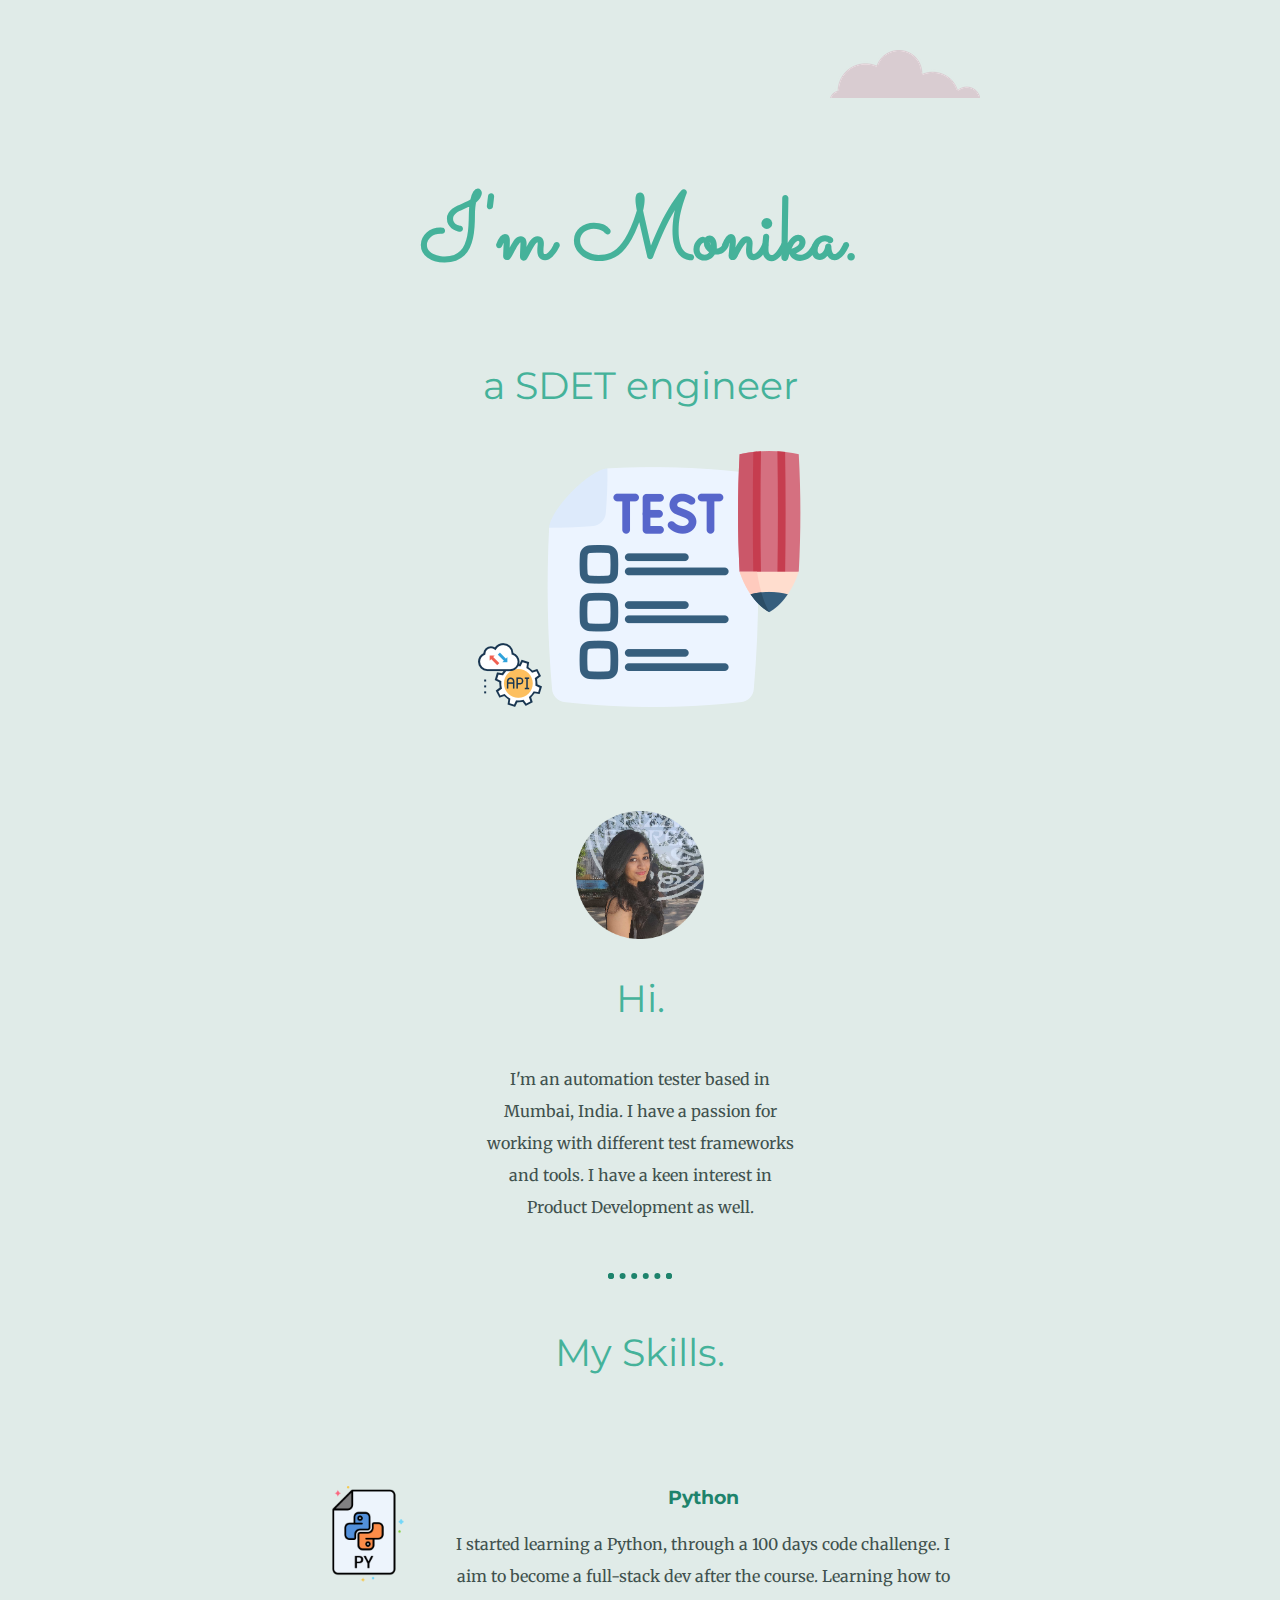
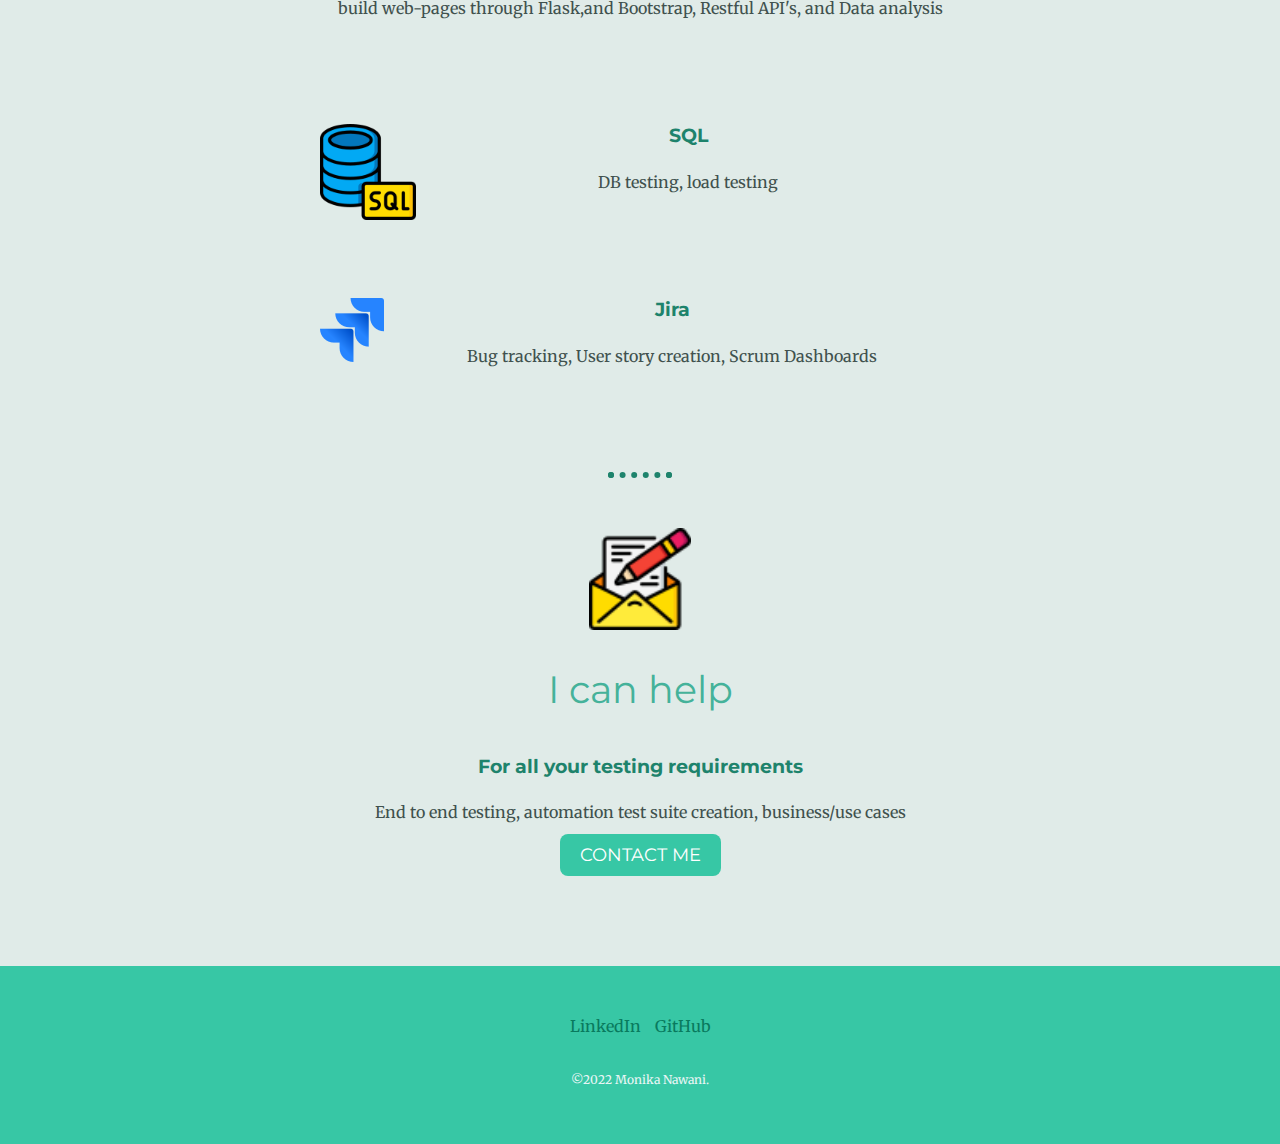
<file: CSS-MySite/index.html>
<!doctype html>
<html lang="en">
<head>
    <meta charset="UTF-8">
    <meta name="viewport"
          content="width=device-width, user-scalable=no, initial-scale=1.0, maximum-scale=1.0, minimum-scale=1.0">
    <meta http-equiv="X-UA-Compatible" content="ie=edge">
    <title>MonikaWebPage</title>
    <link rel="stylesheet" href="css/styles.css">
    <link rel="shortcut icon" href="favicon.ico" type="image/x-icon">
    <link rel="preconnect" href="https://fonts.gstatic.com" crossorigin>
    <link rel="preconnect" href="https://fonts.gstatic.com" crossorigin>
    <link href="https://fonts.googleapis.com/css2?family=Merriweather&family=Montserrat&family=Sacramento&display=swap" rel="stylesheet">

</head>
<body>
    <div class="top-container">
        <img class="top-cloud" src="images/cloud.png" alt="cloud-img">
        <h1>I'm Monika.</h1>
        <h2>a SDET engineer</h2>
        <img class="api-test" src="images/api.png" alt="api-img">
        <img src="images/test.png" alt="test-img">
    </div>

    <div class="middle-container">
      <div class="profile">
        <img class = "personal_img" src="images/monika_img.jpg" alt="profilepicture-img">
        <h2>Hi.</h2>
        <p class="intro"> I'm an automation tester based in Mumbai, India. I have a passion for working with different test frameworks and tools. I have a keen interest in Product Development as well.</p>
      </div>
        <hr>
      <div class="skills">
        <h2>My Skills.</h2>
        <div class="skill-row">
          <img class="python_img" src="images/python.png" alt="bakground-img">
          <h3>Python</h3>
          <p>I started learning a Python, through a 100 days code challenge. I aim to become a full-stack dev after the course. Learning how to build web-pages through Flask,and Bootstrap, Restful API's, and Data analysis</p>
        </div>
        <div class="skill-row">
          <img class="sql_img" src="images/database.png" alt="">
          <h3>SQL</h3>
          <p>DB testing, load testing</p>
        </div>
        <div class="skill-row">
          <img class="jira_img" src="images/jira.png" alt="jira-img">
          <h3>Jira</h3>
          <p>Bug tracking, User story creation, Scrum Dashboards</p>
        </div>
      </div>
      <hr>
      <div class="contact-me">
        <img class = "contact_img" src="images/letter.png" alt="letter-img">
        <h2>I can help</h2>
        <h3>For all your testing requirements</h3>
        <p>End to end testing, automation test suite creation, business/use cases</p>
        <a class="btn" href="mailto:monikanawani25@gmail.com">CONTACT ME</a>
      </div>
    </div>
    <div class="bottom-container">
      <a class="footer-link" href="https://www.linkedin.com/in/monika-nawani-6634ba106/">LinkedIn</a>
      <a class="footer-link" href="https://github.com/M-Nawani">GitHub</a>
      <p class ="copyright">©2022 Monika Nawani.</p>
    </div>


</body>
</html>
</file>
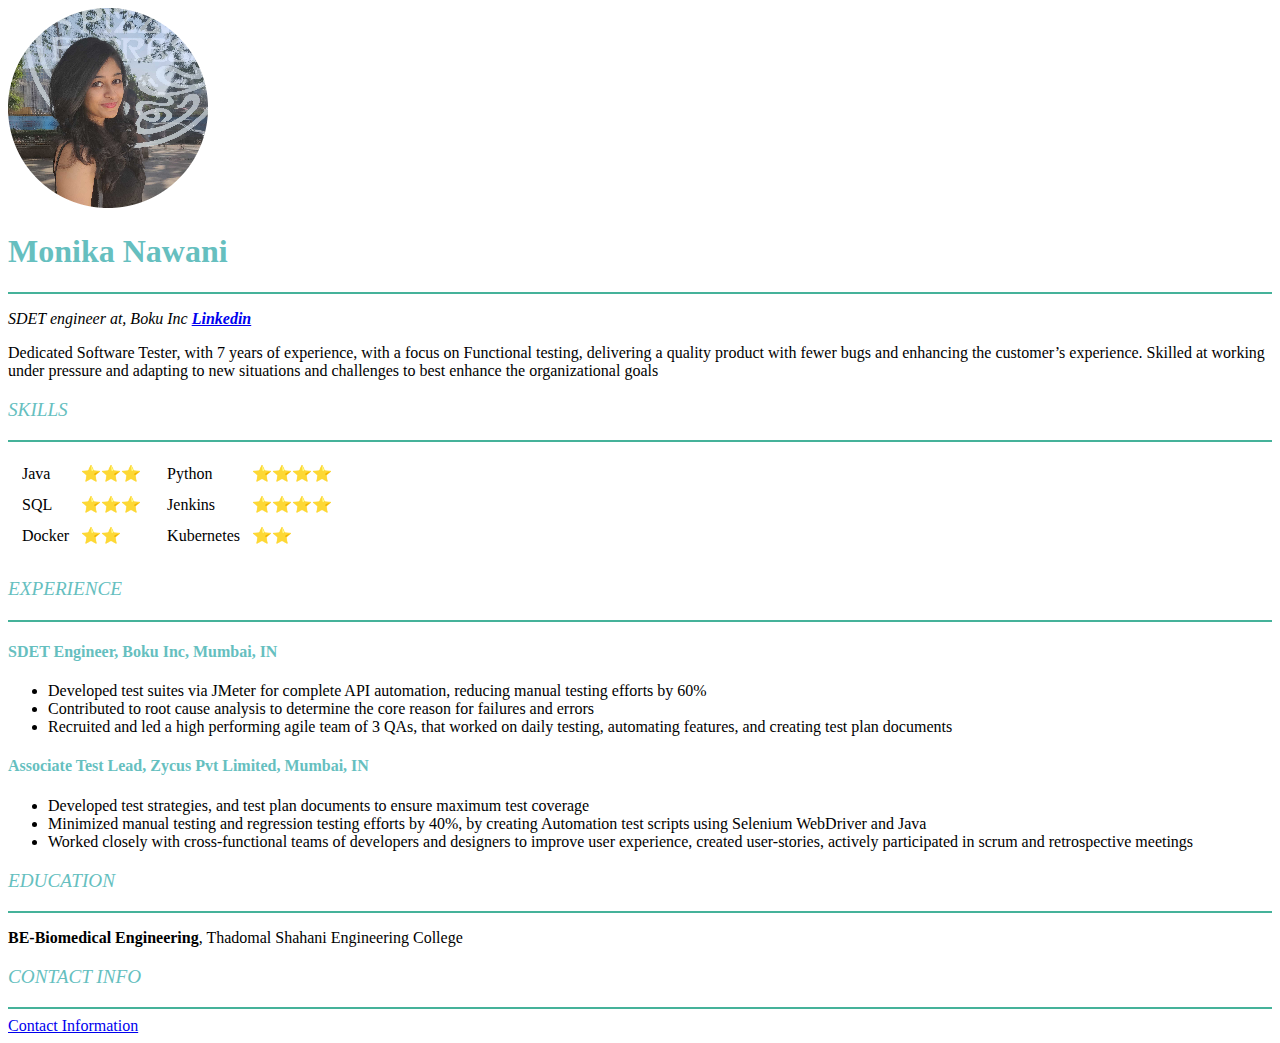
<file: FirstWebPage/index.html>
<!doctype html>
<html lang="en">
<head>
    <meta charset="UTF-8">
    <meta name="viewport"
          content="width=device-width, user-scalable=no, initial-scale=1.0, maximum-scale=1.0, minimum-scale=1.0">
    <meta http-equiv="X-UA-Compatible" content="ie=edge">
    <title>My Resume</title>
    <link rel="stylesheet" href="css/styles.css">
</head>
<body>
    <img src = "monika_img.jpg" alt="Monika profile picture">
    <h1>Monika Nawani</h1>
    <hr>
    <p><em>SDET engineer at, Boku Inc <strong><a href="https://www.linkedin.com/in/monika-nawani-6634ba106/">Linkedin</a></strong></em></p>
    <p>Dedicated Software Tester, with 7 years of experience, with a focus on Functional testing, delivering
    a quality product with fewer bugs and enhancing the customer’s experience. Skilled at working under
    pressure and adapting to new situations and challenges to best enhance the organizational goals
    </p>
    <h3>SKILLS</h3>
    <hr>
    <table>
        <tr>
            <td>
                <table cellspacing="10">
                    <tr>
                        <td>Java</td>
                        <td>⭐⭐⭐</td>
                    </tr>
                    <tr>
                        <td>SQL</td>
                        <td>⭐⭐⭐</td>
                    </tr>
                    <tr>
                        <td>Docker</td>
                        <td>⭐⭐</td>
                    </tr>
                </table>
            </td>
            <td>
                <table cellspacing="10">
                    <tr>
                        <td>Python️</td>
                        <td>⭐⭐⭐⭐</td>
                    </tr>
                    <tr>
                        <td>Jenkins️</td>
                        <td>⭐⭐⭐⭐</td>
                    </tr>
                    <tr>
                        <td>Kubernetes</td>
                        <td>⭐⭐</td>
                    </tr>
                </table>
            </td>
        </tr>
    </table>

    <h3>EXPERIENCE</h3>
    <hr>
    <h4>SDET Engineer, Boku Inc, Mumbai, IN</h4>
    <ul>
        <li>Developed test suites via JMeter for complete API automation,
        reducing manual testing efforts by 60%</li>
        <li>Contributed to root cause analysis to determine the core reason for
        failures and errors</li>
        <li>Recruited and led a high performing agile team of 3 QAs, that
        worked on daily testing, automating features, and creating test
        plan documents</li>
    </ul>
    <h4>Associate Test Lead, Zycus Pvt Limited, Mumbai, IN</h4>
    <ul>
        <li>Developed test strategies, and test plan documents to ensure
        maximum test coverage</li>
        <li>Minimized manual testing and regression testing efforts by 40%, by
        creating Automation test scripts using Selenium WebDriver and
        Java</li>
        <li>Worked closely with cross-functional teams of developers and
        designers to improve user experience, created user-stories,
        actively participated in scrum and retrospective meetings</li>
    </ul>
    <h3>EDUCATION</h3>
    <hr>
    <p><strong>BE-Biomedical Engineering</strong>, Thadomal Shahani Engineering College</p>
    <h3>CONTACT INFO</h3>
    <hr>
    <a href="contactinfo.html">Contact Information</a>

</body>
</html>
</file>
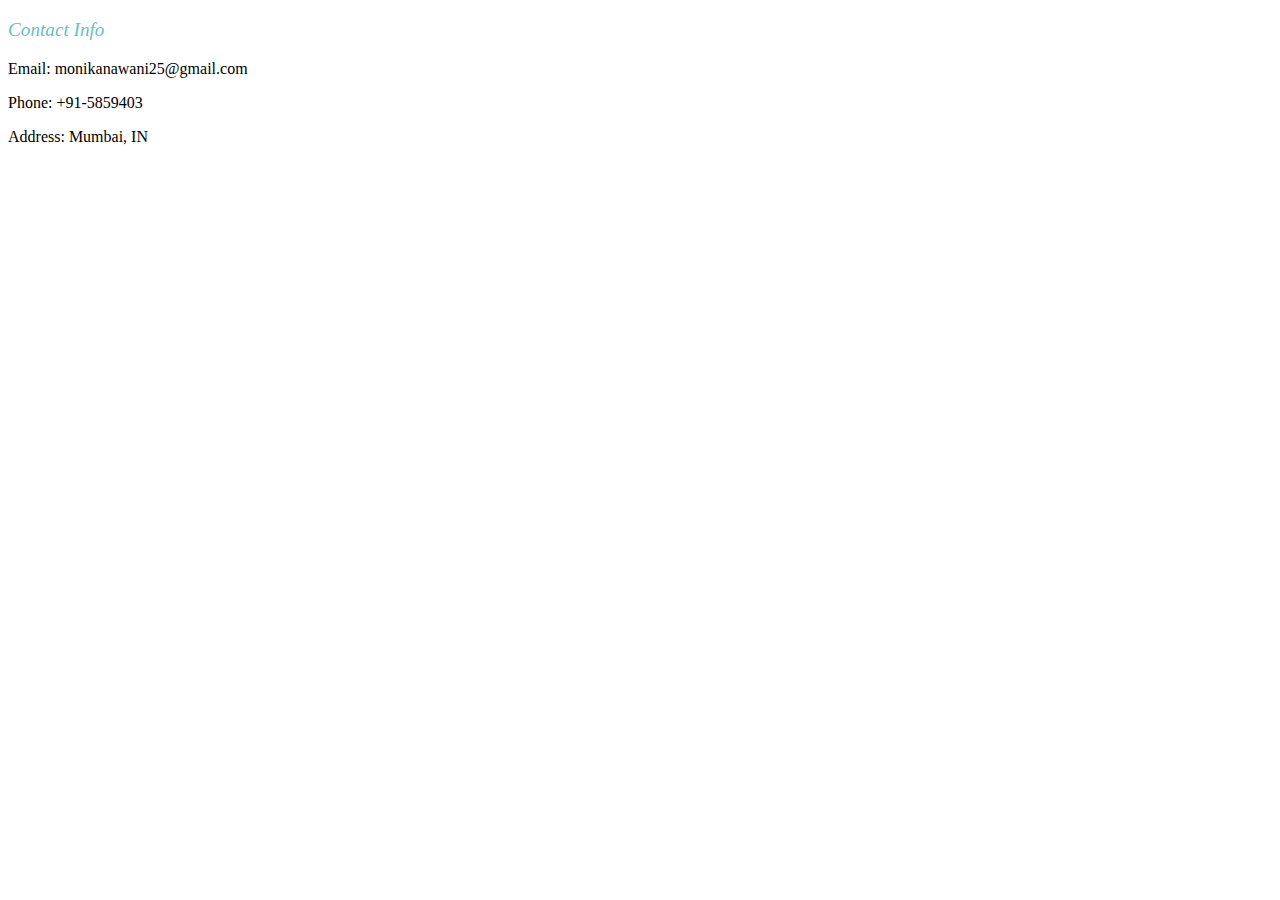
<file: FirstWebPage/contactinfo.html>
<!doctype html>
<html lang="en">
<head>
    <meta charset="UTF-8">
    <meta name="viewport"
          content="width=device-width, user-scalable=no, initial-scale=1.0, maximum-scale=1.0, minimum-scale=1.0">
    <meta http-equiv="X-UA-Compatible" content="ie=edge">
    <title>My Contact Information</title>
    <link rel="stylesheet" href="css/styles.css">
</head>
<body>
    <h3>Contact Info</h3>
    <p>Email: monikanawani25@gmail.com</p>
    <p>Phone: +91-5859403</p>
    <p>Address: Mumbai, IN</p>
</body>
</html>
</file>
<file: CSS-MySite/css/styles.css>
body{
    color: #40514E;
    margin: 0;
    text-align: center;
    font-family: 'Merriweather', serif;

}

a{
    color: #097a5e;
    font-family: 'Merriweather', serif;
    margin: 10px 5px;
    text-decoration: none;
}

a:hover{
    color: #18f0bd;
}

p{
    line-height: 2;
}

hr{
    border: dotted #1e836c 6px;
    border-bottom: none;
    width: 4%;
    margin: 50px auto;
}

h1 {

    font-size: 5.625rem;
    margin: 50px auto 0 auto;
    color: #45b29a;
    font-family: 'Sacramento', cursive;
    line-height: 2;
}

h2{
    font-family: 'Montserrat', sans-serif;
    font-size: 2.4rem;
    color: #45b29a;
    font-weight: normal;
    padding-bottom: 10px;
}

h3{
    font-family: 'Montserrat', sans-serif;
    color: #1e836c;
}

.copyright{
    color: #EAF6F6;
    font-size:0.75rem;
    padding: 20px 0;
}

.top-container{
    background-color: #E0EBE8;
    position: relative;
    padding-top: 100px;
}

.middle-container{
    background-color: #E0EBE8;
    padding: 100px 0;

}

.bottom-container{
    background-color: #37c7a5;
    padding: 50px 0 20px;

}

.top-cloud{
    position: absolute;
    right: 300px;
    top: 50px;
}

.api-test{
    position: absolute
    left: 300px
    top: 60px
}

.skill-row{
    width: 50%;
    margin: 100px auto 100px auto;

}

.python_img{
    width: 15%;
    float: left;
    margin-right: 30px;
}

.sql_img{
    width: 15%;
    float: left;
}

.jira_img{
    width: 10%;
    float: left;
}

.contact_img{
    width: 8%
}

.personal_img{
    width: 10%;
}

.intro{
    width: 25%;
    margin: auto;
}

.btn {
  -webkit-border-radius: 8;
  -moz-border-radius: 8;
  border-radius: 8px;
  font-family: Montserrat, sans-serif;
  color: #ffffff;
  font-size: 18px;
  background: #37c7a5;
  padding: 10px 20px 10px 20px;
  text-decoration: none;
}

.btn:hover {
  background: #18f0bd;
  background-image: -webkit-linear-gradient(top, #18f0bd, #23dbad);
  background-image: -moz-linear-gradient(top, #18f0bd, #23dbad);
  background-image: -ms-linear-gradient(top, #18f0bd, #23dbad);
  background-image: -o-linear-gradient(top, #18f0bd, #23dbad);
  background-image: linear-gradient(to bottom, #18f0bd, #23dbad);
  text-decoration: none;
}
</file>
<file: FirstWebPage/css/styles.css>
body{
        background-color: white;
    }

    h1{
        color: #66BFBF;
    }

    h3{
        color: #66BFBF;
        font: italic 1.2em "Fira Sans", serif;
    }

    h4{
        color: #66BFBF;
    }

    hr{
        border-style: solid;
        border-color: #45b29a;
        border-width: 1px
    }
</file>
